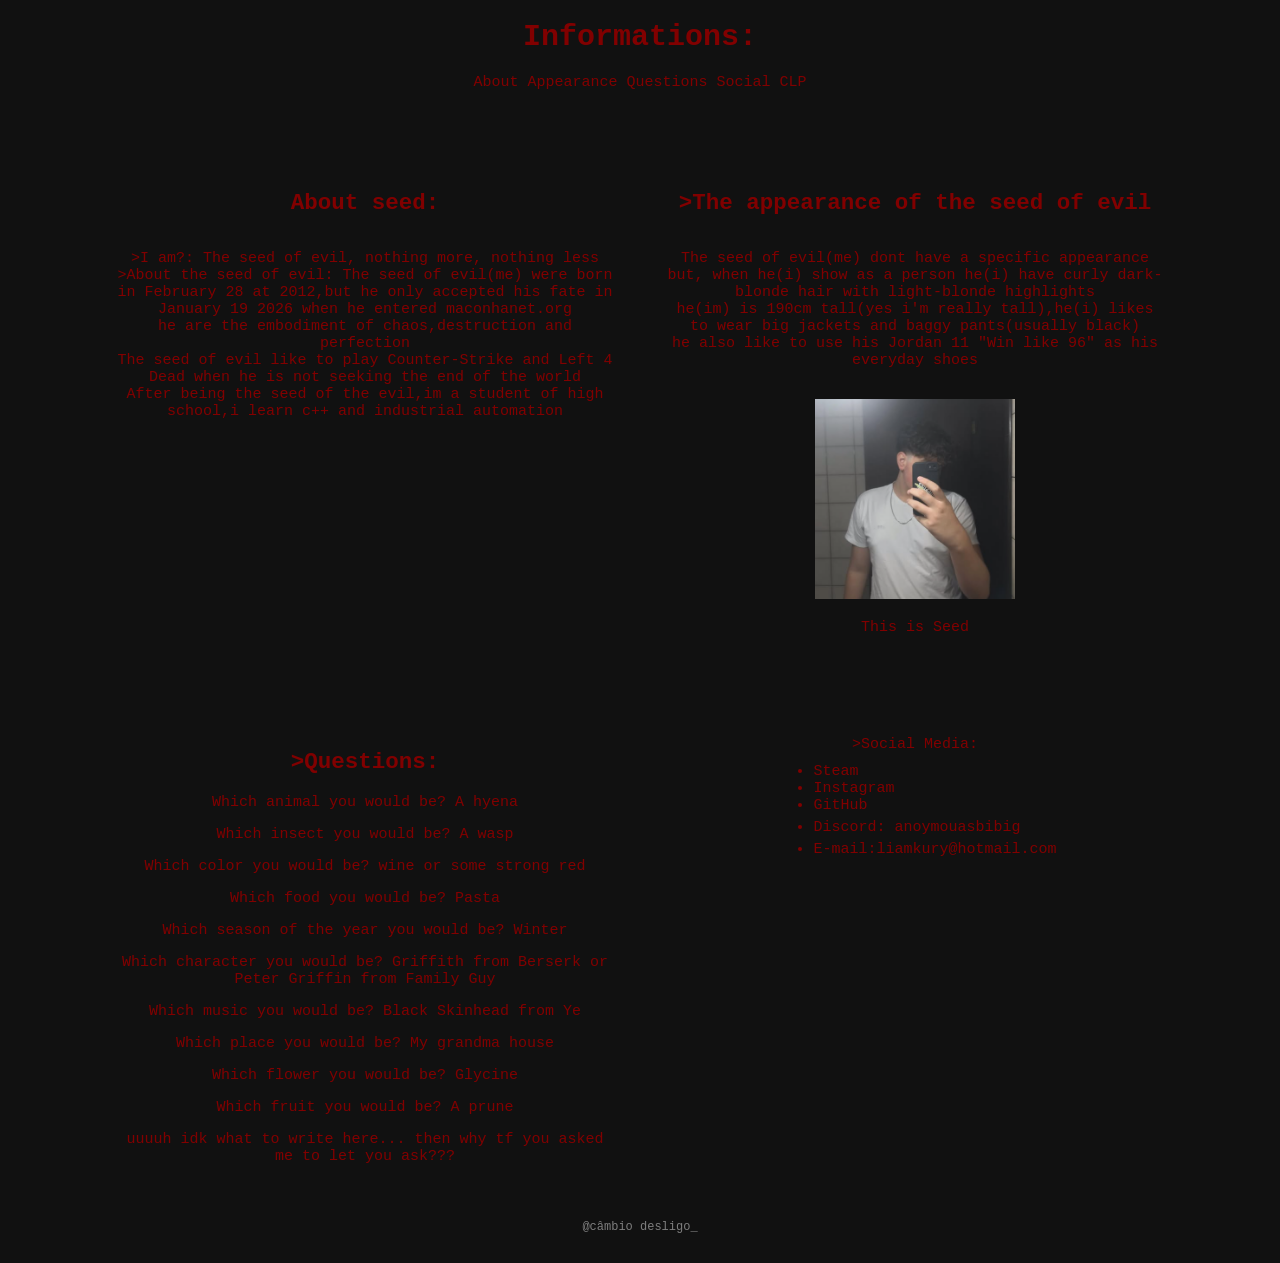
<file: index.html>
<!DOCTYPE html>
<html lang="en">
<head>
    <meta charset="UTF-8">
    <meta name="viewport" content="width=device-width, initial-scale=1.0">
    <title>SeedOfEvil</title>
    <link rel="stylesheet" href="style.css">
    <link rel="icon" href="util/icon.webp" type="image/png">
</head>
<body>
<header>
  <div class="selector">
    <h1>Informations:</h1>
    <a href="#about">About</a>
    <a href="#projects">Appearance</a>
    <a href="#questions">Questions</a>
    <a href="#social">Social</a>
    <a href="clp.html">CLP</a>
  </div>
</header>

<div class="content-row">
    <div class="about" id="about">
        <h2>About seed:</h2>
        <p>>I am?: The seed of evil, nothing more, nothing less<br>>About the seed of evil: The seed of evil(me) were born in February 28 at 2012,but he only accepted his fate in January 19 2026 when he entered maconhanet.org<br>he are the embodiment of chaos,destruction and perfection<br>The seed of evil like to play Counter-Strike and Left 4 Dead when he is not seeking the end of the world<br>After being the seed of the evil,im a student of high school,i learn c++ and industrial automation</p>
    </div>

    <div class="projects" id="projects">
        <h2>>The appearance of the seed of evil</h2>
        <p>The seed of evil(me) dont have a specific appearance<br>but, when he(i) show as a person he(i) have curly dark-blonde hair with light-blonde highlights<br>he(im) is 190cm tall(yes i'm really tall),he(i) likes to wear big jackets and baggy pants(usually black)<br>he also like to use his Jordan 11 "Win like 96" as his everyday shoes</p>
        <img src="util/seed.png" alt="me" class="seed-image">
        <p>This is Seed</p>
    </div>
</div>

<div class="content-row bottom-row">
    <div class="questions" id="questions">
        <h2>>Questions:</h2>
        <p>Which animal you would be? A hyena</p>
        <p>Which insect you would be? A wasp</p>
        <p>Which color you would be? wine or some strong red</p>
        <p>Which food you would be? Pasta</p>
        <p>Which season of the year you would be? Winter</p>
        <p>Which character you would be? Griffith from Berserk or Peter Griffin from Family Guy</p>
        <p>Which music you would be? Black Skinhead from Ye</p>
        <p>Which place you would be? My grandma house</p>
        <p>Which flower you would be? Glycine</p>
        <p>Which fruit you would be? A prune</p>
        <p>uuuuh idk what to write here... then why tf you asked me to let you ask???</p>
    </div>

    <div class="social">
        <p>>Social Media:</p>
        <ul>
            <li><a href="https://steamcommunity.com/profiles/76561199864637041/">Steam</a></li>
            <li><a href="https://www.instagram.com/liam_pjl">Instagram</a></li>
            <li><a href="https://github.com/liamkury">GitHub</a></li>
            <li><p>Discord: anoymouasbibig</p></li>
            <li><p>E-mail:liamkury@hotmail.com</p></li>
        </ul>
    </div>
</div>
        <div class="user">
            <p>@câmbio desligo<span class="under">_</span>
        </div>
</body>
</html>
</file>
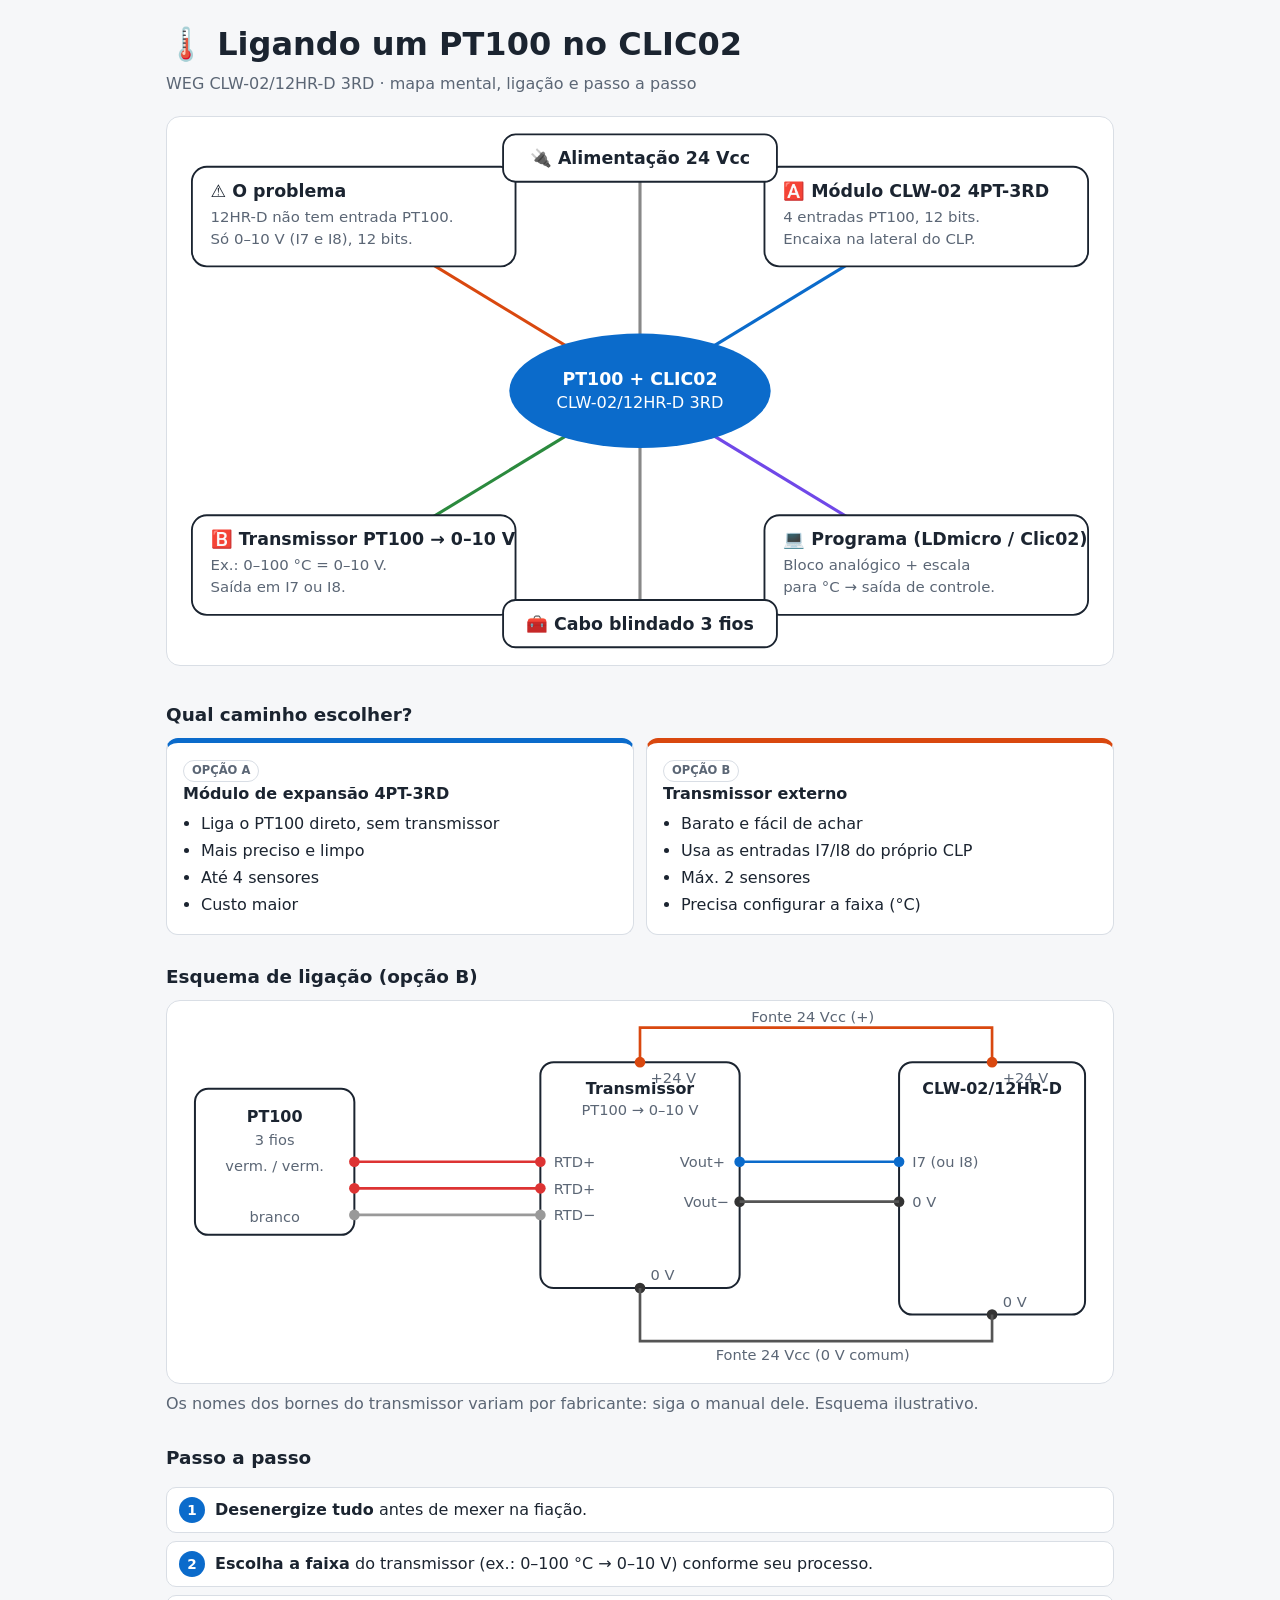
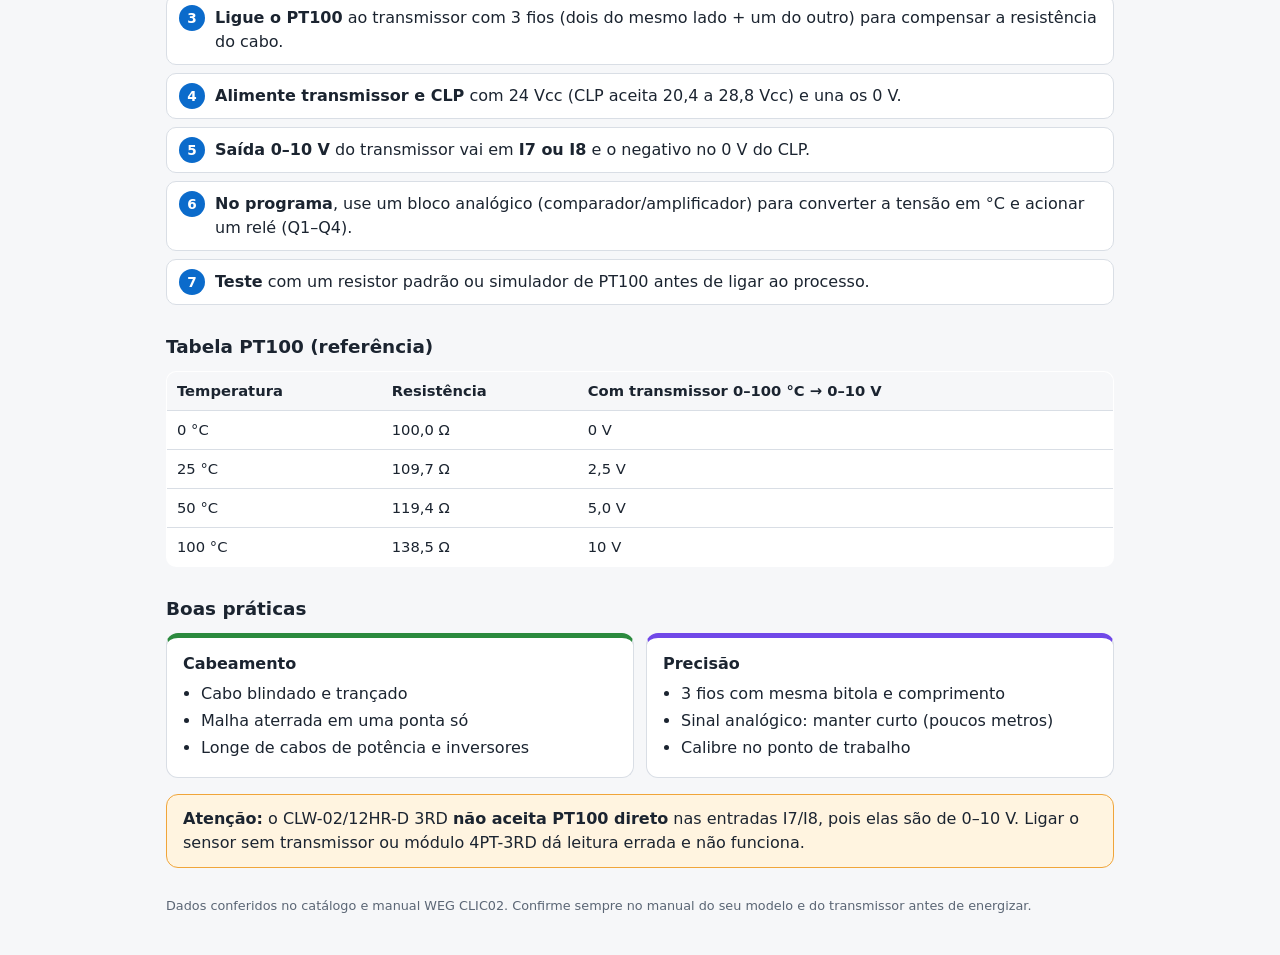
<file: clp.html>
<!DOCTYPE html>
<html lang="pt-BR">
<head>
<meta charset="utf-8">
<meta name="viewport" content="width=device-width, initial-scale=1, viewport-fit=cover">
<title>PT100 no CLIC02 CLW-02/12HR-D 3RD</title>
<style>
:root{--bg:#f6f7f9;--card:#fff;--tx:#1b2430;--mut:#5b6675;--bd:#d9dee5;--c1:#0b6bcb;--c2:#d9480f;--c3:#2b8a3e;--c4:#7048e8;--warn:#fff4e0;--warnb:#f0a53a;box-sizing:border-box;padding-top:env(safe-area-inset-top,0px);padding-bottom:env(safe-area-inset-bottom,0px)}
@media (prefers-color-scheme:dark){:root:not([data-theme="light"]){--bg:#12161c;--card:#1b222b;--tx:#e7ebf0;--mut:#9aa6b5;--bd:#2f3a47;--c1:#4dabf7;--c2:#ff922b;--c3:#69db7c;--c4:#b197fc;--warn:#2b2315;--warnb:#a8741f;color-scheme:dark}}
:root[data-theme="dark"]{--bg:#12161c;--card:#1b222b;--tx:#e7ebf0;--mut:#9aa6b5;--bd:#2f3a47;--c1:#4dabf7;--c2:#ff922b;--c3:#69db7c;--c4:#b197fc;--warn:#2b2315;--warnb:#a8741f;color-scheme:dark}
*{box-sizing:border-box}
html{scroll-padding-top:env(safe-area-inset-top,0px)}
body{margin:0;background:var(--bg);color:var(--tx);font-family:system-ui,-apple-system,"Segoe UI",Roboto,sans-serif;line-height:1.5}
main{max-width:980px;margin:0 auto;padding:20px 16px 40px}
h1{font-size:clamp(1.4rem,4vw,2rem);margin:0 0 4px}
.sub{color:var(--mut);margin:0 0 20px}
h2{font-size:1.15rem;margin:28px 0 10px}
.map{width:100%;height:auto;background:var(--card);border:1px solid var(--bd);border-radius:14px}
.map text{fill:var(--tx);font-family:inherit;font-size:13px}
.map .t{font-weight:700;font-size:14px}
.map .m{fill:var(--mut);font-size:12px}
.grid{display:grid;grid-template-columns:repeat(auto-fit,minmax(260px,1fr));gap:12px}
.card{background:var(--card);border:1px solid var(--bd);border-top:5px solid var(--c1);border-radius:12px;padding:14px 16px}
.card.b{border-top-color:var(--c2)}.card.c{border-top-color:var(--c3)}.card.d{border-top-color:var(--c4)}
.card h3{margin:0 0 6px;font-size:1rem}
.card ul{margin:6px 0 0;padding-left:18px}
.card li{margin:3px 0}
.tag{display:inline-block;font-size:.72rem;font-weight:700;padding:1px 8px;border-radius:99px;border:1px solid var(--bd);color:var(--mut)}
.warn{background:var(--warn);border:1px solid var(--warnb);border-radius:12px;padding:12px 16px;margin:16px 0}
.wire{background:var(--card);border:1px solid var(--bd);border-radius:14px;padding:8px;overflow-x:auto}
.wire svg{min-width:640px;width:100%;height:auto}
.wire text{fill:var(--tx);font-family:inherit;font-size:12px}
.wire .m{fill:var(--mut);font-size:11px}
.box{fill:var(--card);stroke:var(--tx);stroke-width:1.5}
.steps{counter-reset:s;list-style:none;padding:0;display:grid;gap:8px}
.steps li{counter-increment:s;background:var(--card);border:1px solid var(--bd);border-radius:10px;padding:10px 12px 10px 48px;position:relative}
.steps li::before{content:counter(s);position:absolute;left:12px;top:9px;width:26px;height:26px;border-radius:50%;background:var(--c1);color:#fff;font-weight:700;display:grid;place-items:center;font-size:.85rem}
table{width:100%;border-collapse:collapse;background:var(--card);border:1px solid var(--bd);border-radius:10px;overflow:hidden;font-size:.92rem}
th,td{padding:8px 10px;border-bottom:1px solid var(--bd);text-align:left}
th{background:var(--bg)}
.sc{overflow-x:auto}
footer{color:var(--mut);font-size:.8rem;margin-top:28px}
</style>
</head>
<body>
<main>
<h1>🌡️ Ligando um PT100 no CLIC02</h1>
<p class="sub">WEG CLW-02/12HR-D 3RD · mapa mental, ligação e passo a passo</p>

<svg class="map" viewBox="0 0 760 440" role="img" aria-label="Mapa mental: PT100 no CLIC02">
 <g stroke-width="2.5" fill="none">
  <path d="M380 220 L150 80" stroke="#d9480f"/><path d="M380 220 L610 80" stroke="#0b6bcb"/>
  <path d="M380 220 L150 360" stroke="#2b8a3e"/><path d="M380 220 L610 360" stroke="#7048e8"/>
  <path d="M380 220 L380 52" stroke="#888"/><path d="M380 220 L380 390" stroke="#888"/>
 </g>
 <ellipse cx="380" cy="220" rx="105" ry="46" fill="#0b6bcb"/>
 <text x="380" y="215" text-anchor="middle" class="t" style="fill:#fff">PT100 + CLIC02</text>
 <text x="380" y="234" text-anchor="middle" style="fill:#fff">CLW-02/12HR-D 3RD</text>

 <rect x="20" y="40" width="260" height="80" rx="12" class="box" stroke="#d9480f"/>
 <text x="35" y="64" class="t">⚠️ O problema</text>
 <text x="35" y="84" class="m">12HR-D não tem entrada PT100.</text>
 <text x="35" y="102" class="m">Só 0–10 V (I7 e I8), 12 bits.</text>

 <rect x="480" y="40" width="260" height="80" rx="12" class="box" stroke="#0b6bcb"/>
 <text x="495" y="64" class="t">🅰️ Módulo CLW-02 4PT-3RD</text>
 <text x="495" y="84" class="m">4 entradas PT100, 12 bits.</text>
 <text x="495" y="102" class="m">Encaixa na lateral do CLP.</text>

 <rect x="20" y="320" width="260" height="80" rx="12" class="box" stroke="#2b8a3e"/>
 <text x="35" y="344" class="t">🅱️ Transmissor PT100 → 0–10 V</text>
 <text x="35" y="364" class="m">Ex.: 0–100 °C = 0–10 V.</text>
 <text x="35" y="382" class="m">Saída em I7 ou I8.</text>

 <rect x="480" y="320" width="260" height="80" rx="12" class="box" stroke="#7048e8"/>
 <text x="495" y="344" class="t">💻 Programa (LDmicro / Clic02)</text>
 <text x="495" y="364" class="m">Bloco analógico + escala</text>
 <text x="495" y="382" class="m">para °C → saída de controle.</text>

 <rect x="270" y="14" width="220" height="38" rx="10" class="box" stroke="#888"/>
 <text x="380" y="38" text-anchor="middle" class="t">🔌 Alimentação 24 Vcc</text>
 <rect x="270" y="388" width="220" height="38" rx="10" class="box" stroke="#888"/>
 <text x="380" y="412" text-anchor="middle" class="t">🧰 Cabo blindado 3 fios</text>
</svg>

<h2>Qual caminho escolher?</h2>
<div class="grid">
 <div class="card"><span class="tag">OPÇÃO A</span><h3>Módulo de expansão 4PT-3RD</h3>
  <ul><li>Liga o PT100 direto, sem transmissor</li><li>Mais preciso e limpo</li><li>Até 4 sensores</li><li>Custo maior</li></ul></div>
 <div class="card b"><span class="tag">OPÇÃO B</span><h3>Transmissor externo</h3>
  <ul><li>Barato e fácil de achar</li><li>Usa as entradas I7/I8 do próprio CLP</li><li>Máx. 2 sensores</li><li>Precisa configurar a faixa (°C)</li></ul></div>
</div>

<h2>Esquema de ligação (opção B)</h2>
<div class="wire">
<svg viewBox="0 0 700 270" role="img" aria-label="Esquema de ligação PT100 transmissor CLP">
 <rect x="15" y="60" width="120" height="110" rx="10" class="box"/>
 <text x="75" y="85" text-anchor="middle" font-weight="700">PT100</text>
 <text x="75" y="102" text-anchor="middle" class="m">3 fios</text>
 <circle cx="135" cy="115" r="4" fill="#d33"/><circle cx="135" cy="135" r="4" fill="#d33"/><circle cx="135" cy="155" r="4" fill="#999"/>
 <text x="75" y="122" text-anchor="middle" class="m">verm. / verm.</text>
 <text x="75" y="160" text-anchor="middle" class="m">branco</text>

 <rect x="275" y="40" width="150" height="170" rx="10" class="box"/>
 <text x="350" y="64" text-anchor="middle" font-weight="700">Transmissor</text>
 <text x="350" y="80" text-anchor="middle" class="m">PT100 → 0–10 V</text>
 <circle cx="275" cy="115" r="4" fill="#d33"/><circle cx="275" cy="135" r="4" fill="#d33"/><circle cx="275" cy="155" r="4" fill="#999"/>
 <text x="285" y="119" class="m">RTD+</text><text x="285" y="139" class="m">RTD+</text><text x="285" y="159" class="m">RTD−</text>
 <circle cx="425" cy="115" r="4" fill="#0b6bcb"/><circle cx="425" cy="145" r="4" fill="#333"/>
 <text x="380" y="119" class="m">Vout+</text><text x="383" y="149" class="m">Vout−</text>
 <circle cx="350" cy="40" r="4" fill="#d9480f"/><circle cx="350" cy="210" r="4" fill="#333"/>
 <text x="358" y="56" class="m">+24 V</text><text x="358" y="204" class="m">0 V</text>

 <rect x="545" y="40" width="140" height="190" rx="10" class="box"/>
 <text x="615" y="64" text-anchor="middle" font-weight="700">CLW-02/12HR-D</text>
 <circle cx="545" cy="115" r="4" fill="#0b6bcb"/><circle cx="545" cy="145" r="4" fill="#333"/>
 <text x="555" y="119" class="m">I7 (ou I8)</text><text x="555" y="149" class="m">0 V</text>
 <circle cx="615" cy="40" r="4" fill="#d9480f"/><circle cx="615" cy="230" r="4" fill="#333"/>
 <text x="623" y="56" class="m">+24 V</text><text x="623" y="224" class="m">0 V</text>

 <g fill="none" stroke-width="2">
  <path d="M135 115H275" stroke="#d33"/><path d="M135 135H275" stroke="#d33"/><path d="M135 155H275" stroke="#999"/>
  <path d="M425 115H545" stroke="#0b6bcb"/><path d="M425 145H545" stroke="#555"/>
  <path d="M350 40V14H615V40" stroke="#d9480f"/><path d="M350 210V250H615V230" stroke="#555"/>
 </g>
 <text x="480" y="10" text-anchor="middle" class="m">Fonte 24 Vcc (+)</text>
 <text x="480" y="264" text-anchor="middle" class="m">Fonte 24 Vcc (0 V comum)</text>
</svg>
</div>
<p class="sub" style="margin-top:8px">Os nomes dos bornes do transmissor variam por fabricante: siga o manual dele. Esquema ilustrativo.</p>

<h2>Passo a passo</h2>
<ol class="steps">
 <li><b>Desenergize tudo</b> antes de mexer na fiação.</li>
 <li><b>Escolha a faixa</b> do transmissor (ex.: 0–100 °C → 0–10 V) conforme seu processo.</li>
 <li><b>Ligue o PT100</b> ao transmissor com 3 fios (dois do mesmo lado + um do outro) para compensar a resistência do cabo.</li>
 <li><b>Alimente transmissor e CLP</b> com 24 Vcc (CLP aceita 20,4 a 28,8 Vcc) e una os 0 V.</li>
 <li><b>Saída 0–10 V</b> do transmissor vai em <b>I7 ou I8</b> e o negativo no 0 V do CLP.</li>
 <li><b>No programa</b>, use um bloco analógico (comparador/amplificador) para converter a tensão em °C e acionar um relé (Q1–Q4).</li>
 <li><b>Teste</b> com um resistor padrão ou simulador de PT100 antes de ligar ao processo.</li>
</ol>

<h2>Tabela PT100 (referência)</h2>
<div class="sc"><table>
<tr><th>Temperatura</th><th>Resistência</th><th>Com transmissor 0–100 °C → 0–10 V</th></tr>
<tr><td>0 °C</td><td>100,0 Ω</td><td>0 V</td></tr>
<tr><td>25 °C</td><td>109,7 Ω</td><td>2,5 V</td></tr>
<tr><td>50 °C</td><td>119,4 Ω</td><td>5,0 V</td></tr>
<tr><td>100 °C</td><td>138,5 Ω</td><td>10 V</td></tr>
</table></div>

<h2>Boas práticas</h2>
<div class="grid">
 <div class="card c"><h3>Cabeamento</h3><ul><li>Cabo blindado e trançado</li><li>Malha aterrada em uma ponta só</li><li>Longe de cabos de potência e inversores</li></ul></div>
 <div class="card d"><h3>Precisão</h3><ul><li>3 fios com mesma bitola e comprimento</li><li>Sinal analógico: manter curto (poucos metros)</li><li>Calibre no ponto de trabalho</li></ul></div>
</div>
<div class="warn"><b>Atenção:</b> o CLW-02/12HR-D 3RD <b>não aceita PT100 direto</b> nas entradas I7/I8, pois elas são de 0–10 V. Ligar o sensor sem transmissor ou módulo 4PT-3RD dá leitura errada e não funciona.</div>

<footer>Dados conferidos no catálogo e manual WEG CLIC02. Confirme sempre no manual do seu modelo e do transmissor antes de energizar.</footer>
</main>
</body>
</html>
</file>
<file: style.css>
body {
    background-color: #111111;
    font-family: "Courier New", ui-monospace, monospace;
    font-size: 15px;
    color: #810000;
    margin: 15px;
}

.selector {
    margin-top: 18px;
    text-align: center;
}

.content-row {
    display: flex;
    align-items: stretch;
    justify-content: center;
    gap: 50px;
    max-width: 1100px;
    margin: 80px auto 0;
}

.about,
.projects,
.questions,
.social {
    flex: 1;
    max-width: 500px;
    min-width: 0;
    text-align: center;
}

.about,
.projects {
    display: flex;
    flex-direction: column;
    align-items: center;
}

.projects .seed-image {
    width: 200px;
    height: 200px;
    object-fit: cover;
    display: block;
    margin: 15px auto 5px;
}

.bottom-row {
    margin-top: 80px;
    align-items: flex-start;
}

.social {
    text-align: center;
}

.social ul {
    display: inline-block;
    text-align: left;
    margin-top: 5px;
}

.social p {
    margin: 5px 0;
}

.social a {
    color: #810000;
}

@media (max-width: 750px) {
    .content-row {
        flex-direction: column;
        align-items: center;
        gap: 50px;
    }

    .about,
    .projects,
    .questions,
    .social {
        width: 100%;
        max-width: 500px;
    }
}
.user {
    font-size: 12px;
    color: #7e7e7e;
    white-space: pre;
    text-align: center;
}
.under {
    /* toggle instantly between visible and hidden */
    animation: blink 1s steps(2, start) infinite;
    -webkit-animation: blink 1s steps(2, start) infinite;
}

/* only fully visible or fully hidden — no fading */
@keyframes blink {
    0%   { visibility: visible; opacity: 1; }
    100% { visibility: hidden; opacity: 0; }
}
.social {
    color: #810000;
}
a {
    color: #810000;
    text-decoration: none;
}
</file>
